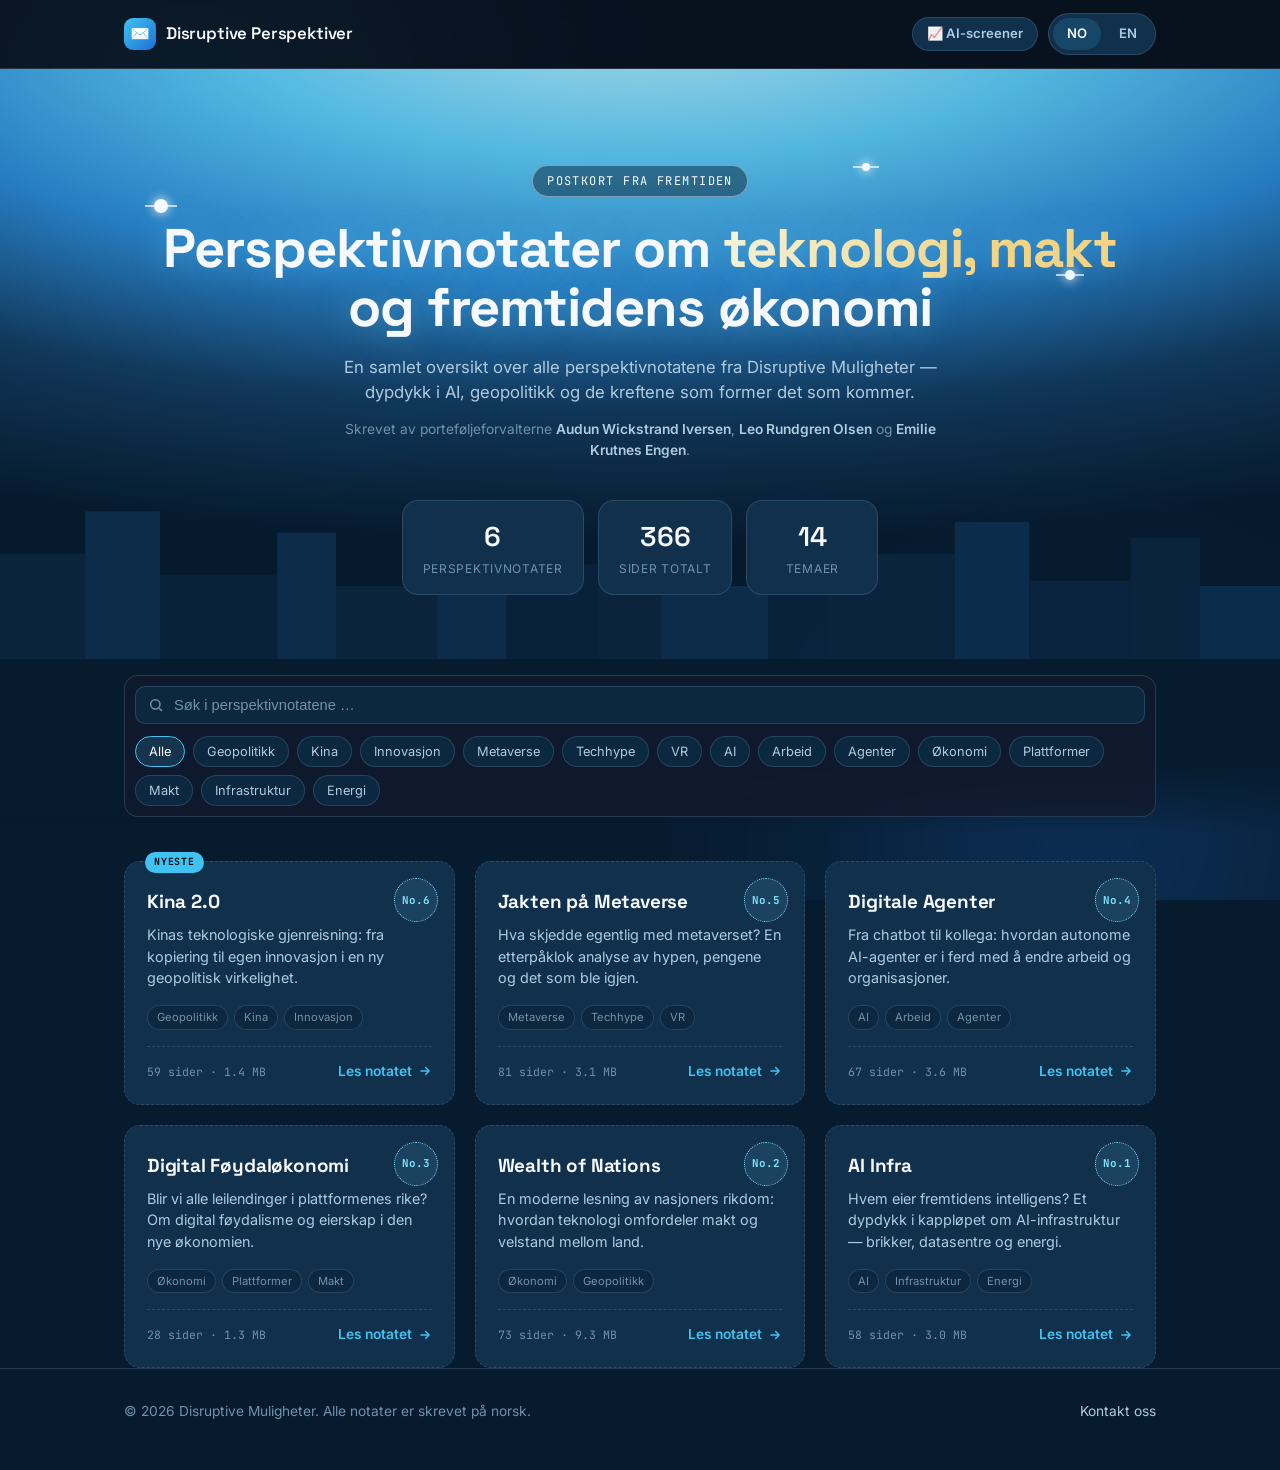
<file: index.html>
<!DOCTYPE html>
<html lang="no">
<head>
<meta charset="UTF-8">
<meta name="viewport" content="width=device-width, initial-scale=1">
<title>Disruptive Perspektiver — Postkort fra fremtiden</title>
<meta name="description" content="Perspektivnotater om teknologi, makt og fremtidens økonomi, fra Disruptive Muligheter.">
<link rel="icon" href="data:image/svg+xml,%3Csvg xmlns='http://www.w3.org/2000/svg' viewBox='0 0 64 64'%3E%3Crect width='64' height='64' rx='14' fill='%23071b2e'/%3E%3Cpath d='M12 20h40v28H12z' fill='none' stroke='%233ec3f2' stroke-width='3'/%3E%3Cpath d='M12 20l20 16 20-16' fill='none' stroke='%237fe0ff' stroke-width='3' stroke-linecap='round' stroke-linejoin='round'/%3E%3C/svg%3E">
<link rel="preconnect" href="https://fonts.googleapis.com">
<link rel="preconnect" href="https://fonts.gstatic.com" crossorigin>
<link href="https://fonts.googleapis.com/css2?family=Space+Grotesk:wght@500;600;700&family=Inter:wght@400;500;600&family=JetBrains+Mono:wght@500;700&display=swap" rel="stylesheet">
<link rel="stylesheet" href="assets/style.css">
</head>
<body>
<div class="sky"></div>
<div class="stars"></div>

<header class="site">
  <div class="wrap">
    <a class="brand" href="./">
      <span class="mark">✉️</span>
      Disruptive Perspektiver
    </a>
    <a class="screener-link" href="ai-ledere/">📈 <span>AI-</span>screener</a>
    <nav class="langswitch" aria-label="Språkvalg">
      <a href="./" class="active">NO</a>
      <a href="en/">EN</a>
    </nav>
  </div>
</header>

<section class="hero">
  <div class="hero-bg" aria-hidden="true">
    <svg class="skyline" viewBox="0 0 1200 220" preserveAspectRatio="none" xmlns="http://www.w3.org/2000/svg">
      <rect x="0" y="120" width="90" height="100" fill="#0c2740"/>
      <rect x="80" y="80" width="70" height="140" fill="#0e3050"/>
      <rect x="150" y="140" width="110" height="80" fill="#0a2440"/>
      <rect x="260" y="100" width="55" height="120" fill="#0e3050"/>
      <rect x="315" y="150" width="95" height="70" fill="#0c2740"/>
      <rect x="410" y="70" width="65" height="150" fill="#0e3050"/>
      <rect x="475" y="130" width="85" height="90" fill="#0a2440"/>
      <rect x="560" y="95" width="60" height="125" fill="#0c2740"/>
      <rect x="620" y="150" width="100" height="70" fill="#0e3050"/>
      <rect x="720" y="60" width="55" height="160" fill="#0a2440"/>
      <rect x="775" y="120" width="120" height="100" fill="#0c2740"/>
      <rect x="895" y="90" width="70" height="130" fill="#0e3050"/>
      <rect x="965" y="145" width="95" height="75" fill="#0a2440"/>
      <rect x="1060" y="105" width="65" height="115" fill="#0c2740"/>
      <rect x="1125" y="150" width="75" height="70" fill="#0e3050"/>
    </svg>
    <span class="drone d1"></span>
    <span class="drone d2"></span>
    <span class="drone d3"></span>
  </div>
  <div class="wrap">
    <span class="eyebrow">Postkort fra fremtiden</span>
    <h1>Perspektivnotater om <span class="grad">teknologi, makt</span> og fremtidens økonomi</h1>
    <p class="lead">En samlet oversikt over alle perspektivnotatene fra Disruptive Muligheter — dypdykk i AI, geopolitikk og de kreftene som former det som kommer.</p>
    <p class="credit">Skrevet av porteføljeforvalterne <strong>Audun Wickstrand Iversen</strong>, <strong>Leo Rundgren Olsen</strong> og <strong>Emilie Krutnes Engen</strong>.</p>
    <div class="stats" id="stats"></div>
  </div>
</section>

<div class="controls">
  <div class="wrap">
    <div class="controls-inner">
      <label class="search" for="search">
        <svg width="16" height="16" viewBox="0 0 24 24" fill="none" stroke="currentColor" stroke-width="2.2"><circle cx="11" cy="11" r="7"/><path d="M21 21l-4.3-4.3"/></svg>
        <input id="search" type="text" autocomplete="off">
      </label>
      <div class="tags" id="chips"></div>
    </div>
  </div>
</div>

<main class="wrap">
  <div class="grid" id="notes-grid"></div>
  <p class="empty" id="notes-empty"></p>
</main>

<footer class="site">
  <div class="wrap">
    <span>© <span id="year"></span> Disruptive Muligheter. Alle notater er skrevet på norsk.</span>
    <a href="mailto:hei@postkortfrafremtiden.no">Kontakt oss</a>
  </div>
</footer>

<script src="assets/notes.js"></script>
<script src="assets/main.js"></script>
<script>document.getElementById("year").textContent = new Date().getFullYear();</script>
</body>
</html>
</file>
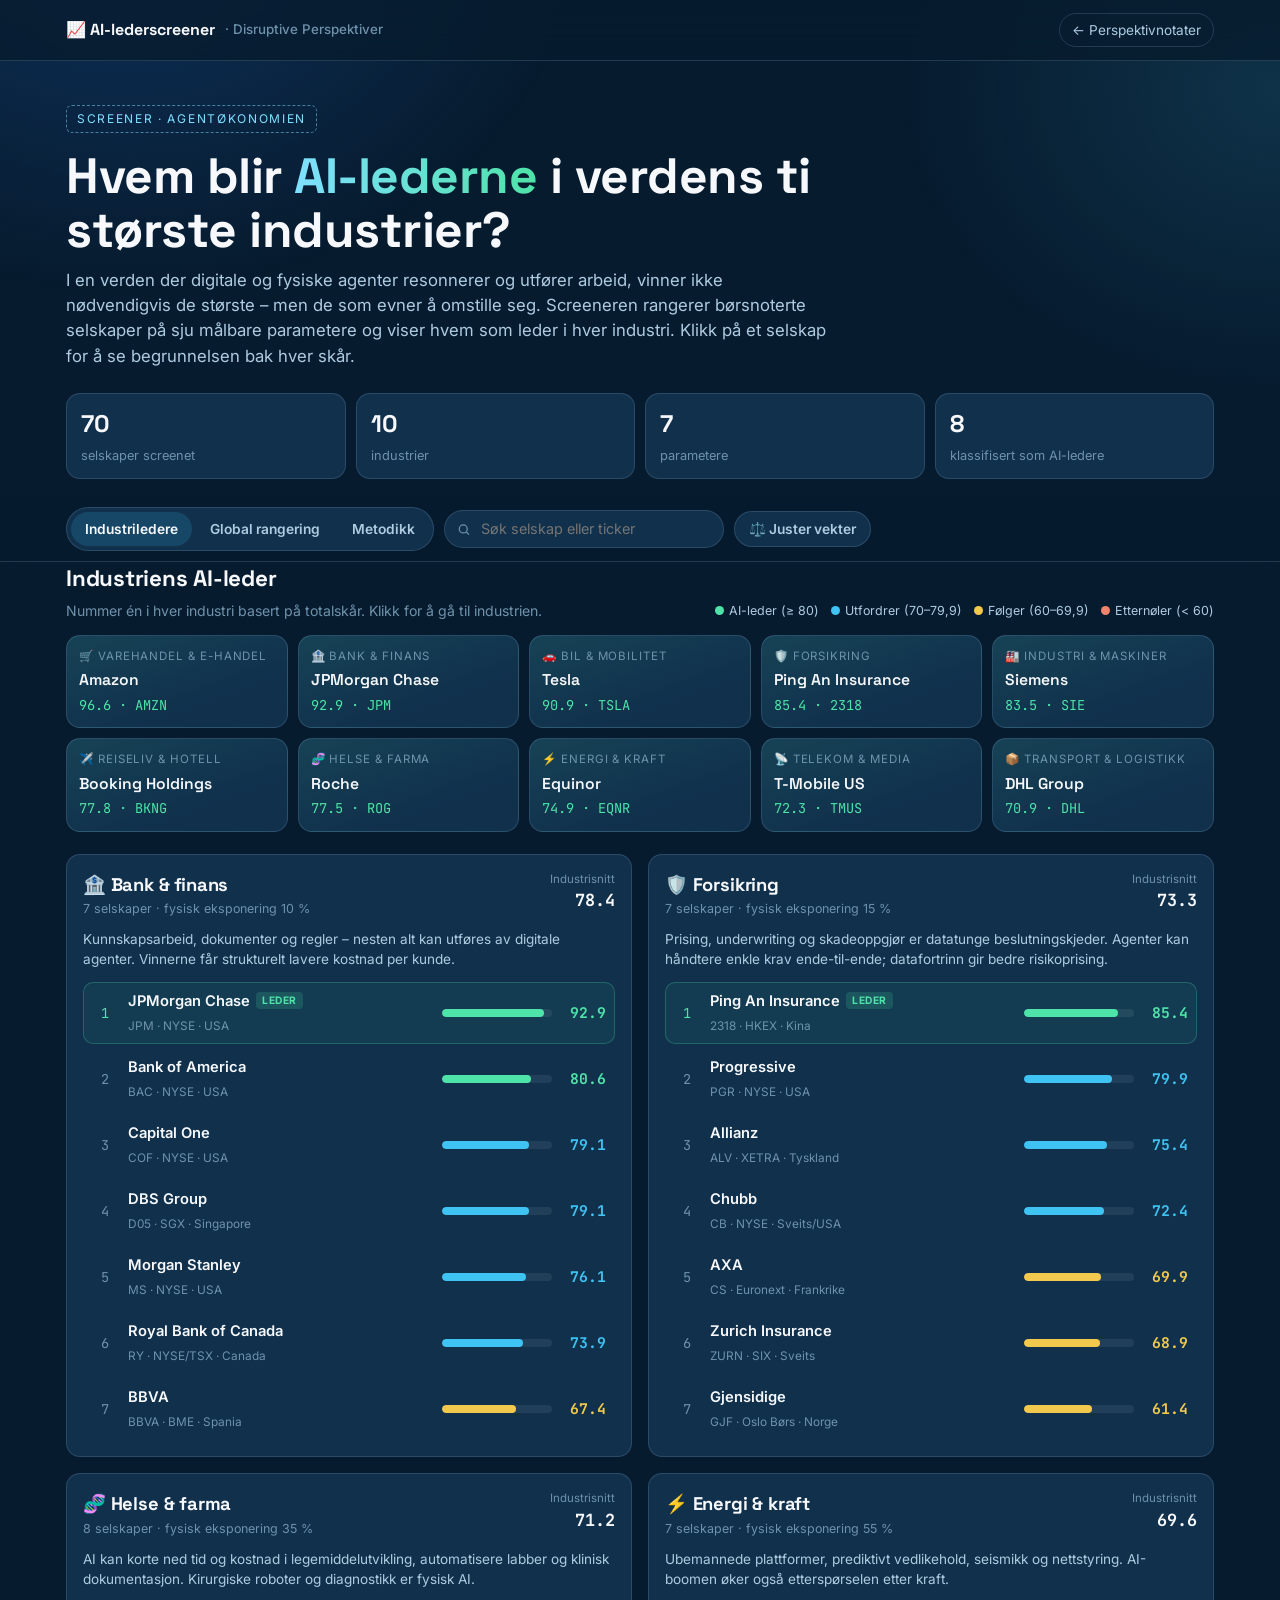
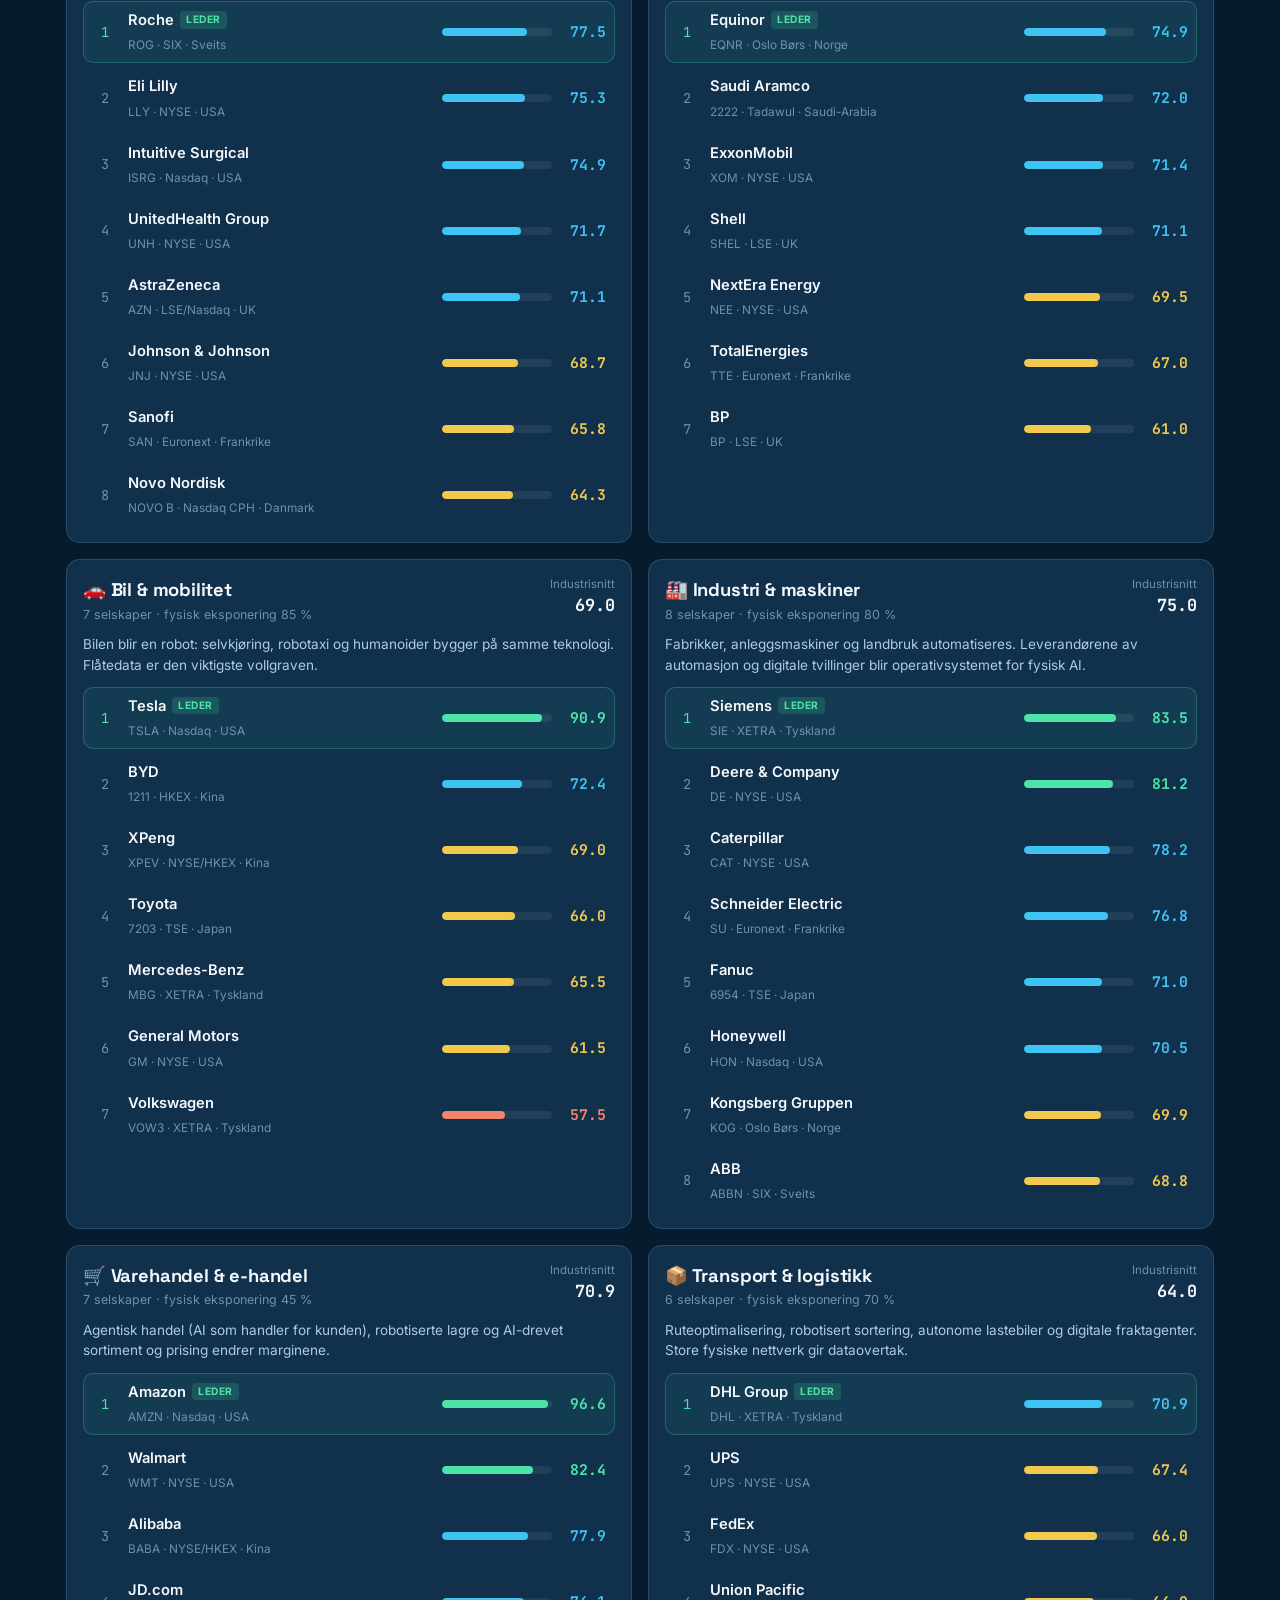
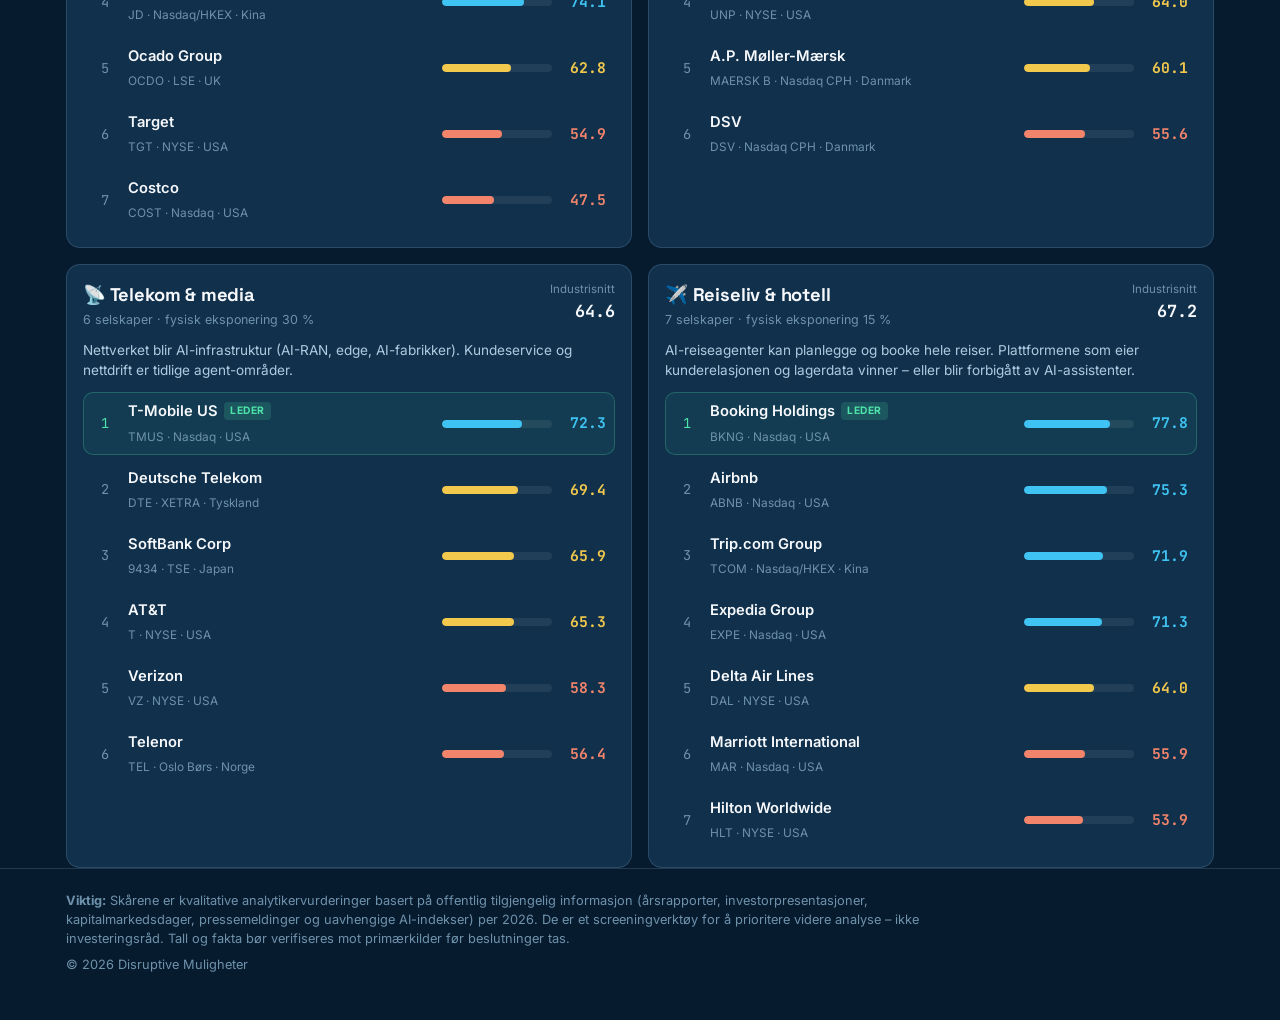
<file: ai-ledere/index.html>
<!DOCTYPE html>
<html lang="no">
<head>
<meta charset="UTF-8">
<meta name="viewport" content="width=device-width, initial-scale=1">
<title>AI-lederscreener — Disruptive Perspektiver</title>
<meta name="description" content="Screener som rangerer børsnoterte AI-ledere innen verdens ti største industrier – basert på strategi, data, digitale og fysiske agenter, talent, dokumentert effekt og omstillingskapasitet.">
<link rel="icon" href="data:image/svg+xml,%3Csvg xmlns='http://www.w3.org/2000/svg' viewBox='0 0 64 64'%3E%3Crect width='64' height='64' rx='14' fill='%23071b2e'/%3E%3Cpath d='M14 46l10-12 8 7 18-21' fill='none' stroke='%237fe0ff' stroke-width='4' stroke-linecap='round' stroke-linejoin='round'/%3E%3C/svg%3E">
<link rel="preconnect" href="https://fonts.googleapis.com">
<link rel="preconnect" href="https://fonts.gstatic.com" crossorigin>
<link href="https://fonts.googleapis.com/css2?family=Space+Grotesk:wght@500;600;700&family=Inter:wght@400;500;600&family=JetBrains+Mono:wght@500;700&display=swap" rel="stylesheet">
<style>
:root {
  --bg: #071b2e;
  --bg-soft: #0c2740;
  --panel: #10304c;
  --panel-2: #0d2a44;
  --border: rgba(179, 218, 244, 0.16);
  --text: #f6f8fb;
  --dim: #aecbe0;
  --faint: #6f92ac;
  --accent: #3ec3f2;
  --accent-soft: rgba(62, 195, 242, 0.16);
  --stamp: #7fe0ff;
  --t1: #4ee3a8;   /* AI-leder */
  --t2: #3ec3f2;   /* Utfordrer */
  --t3: #f2c94c;   /* Følger */
  --t4: #f2846b;   /* Etternøler */
  --radius: 14px;
  --maxw: 1180px;
}
* { box-sizing: border-box; }
html { scroll-behavior: smooth; }
body {
  margin: 0; min-height: 100vh; background: var(--bg); color: var(--text);
  font-family: "Inter", -apple-system, BlinkMacSystemFont, "Segoe UI", sans-serif;
  line-height: 1.5; -webkit-font-smoothing: antialiased;
}
body::before {
  content: ""; position: fixed; inset: 0; z-index: -1; pointer-events: none;
  background:
    radial-gradient(60vmax 50vmax at 10% -10%, rgba(31,111,214,.28), transparent 60%),
    radial-gradient(50vmax 40vmax at 100% 10%, rgba(62,195,242,.14), transparent 60%);
}
a { color: inherit; }
button { font: inherit; color: inherit; }
.wrap { max-width: var(--maxw); margin: 0 auto; padding: 0 16px; }
.mono { font-family: "JetBrains Mono", ui-monospace, monospace; }
h1, h2, h3 { font-family: "Space Grotesk", sans-serif; letter-spacing: -0.01em; }

/* header */
header.site { position: sticky; top: 0; z-index: 30; backdrop-filter: blur(14px); background: rgba(7,27,46,.78); border-bottom: 1px solid var(--border); }
header.site .wrap { display: flex; align-items: center; justify-content: space-between; height: 60px; gap: 12px; }
.brand { font-family: "Space Grotesk"; font-weight: 700; text-decoration: none; display: flex; gap: 10px; align-items: center; white-space: nowrap; }
.brand small { color: var(--faint); font-weight: 500; font-family: Inter; }
.back { font-size: .85rem; color: var(--dim); text-decoration: none; padding: 6px 12px; border: 1px solid var(--border); border-radius: 999px; white-space: nowrap; }
.back:hover { color: var(--text); }

/* hero */
.hero { padding: 44px 0 18px; }
.eyebrow { display: inline-block; font-size: .75rem; letter-spacing: .14em; text-transform: uppercase; color: var(--stamp); border: 1px dashed rgba(127,224,255,.5); padding: 4px 10px; border-radius: 6px; }
.hero h1 { font-size: clamp(1.9rem, 4.6vw, 3.1rem); line-height: 1.08; margin: 16px 0 12px; max-width: 900px; }
.grad { background: linear-gradient(90deg, var(--stamp), #4ee3a8); -webkit-background-clip: text; background-clip: text; color: transparent; }
.lead { color: var(--dim); max-width: 760px; font-size: 1.05rem; margin: 0; }
.kpis { display: grid; grid-template-columns: repeat(4, 1fr); gap: 10px; margin-top: 24px; }
.kpi { background: var(--panel); border: 1px solid var(--border); border-radius: var(--radius); padding: 12px 14px; }
.kpi b { display: block; font-family: "Space Grotesk"; font-size: 1.5rem; }
.kpi span { color: var(--faint); font-size: .8rem; }

/* tabs + controls */
.bar { position: sticky; top: 60px; z-index: 20; background: rgba(7,27,46,.9); backdrop-filter: blur(12px); border-bottom: 1px solid var(--border); padding: 10px 0; }
.bar .wrap { display: flex; flex-wrap: wrap; gap: 10px; align-items: center; }
.tabs { display: flex; gap: 4px; padding: 4px; background: var(--panel); border: 1px solid var(--border); border-radius: 999px; }
.tabs button { border: 0; background: none; padding: 7px 14px; border-radius: 999px; font-size: .86rem; font-weight: 600; color: var(--dim); cursor: pointer; white-space: nowrap; }
.tabs button.on { background: var(--accent-soft); color: var(--text); }
.search { display: flex; align-items: center; gap: 8px; background: var(--panel); border: 1px solid var(--border); border-radius: 999px; padding: 6px 12px; flex: 1 1 180px; max-width: 280px; color: var(--faint); }
.search input { background: none; border: 0; outline: none; color: var(--text); width: 100%; font: inherit; font-size: .9rem; }
.btn { border: 1px solid var(--border); background: var(--panel); padding: 7px 14px; border-radius: 999px; font-size: .86rem; font-weight: 600; cursor: pointer; color: var(--dim); white-space: nowrap; }
.btn:hover, .btn.on { color: var(--text); border-color: rgba(127,224,255,.45); }
.chips { display: flex; flex-wrap: wrap; gap: 6px; margin-top: 12px; }
.chip { border: 1px solid var(--border); background: var(--panel-2); padding: 5px 11px; border-radius: 999px; font-size: .8rem; cursor: pointer; color: var(--dim); }
.chip.on { background: var(--accent-soft); color: var(--text); border-color: rgba(127,224,255,.45); }

/* weights */
.weights { display: none; margin-top: 14px; background: var(--panel); border: 1px solid var(--border); border-radius: var(--radius); padding: 16px; }
.weights.open { display: block; }
.weights h3 { margin: 0 0 4px; font-size: 1rem; }
.weights p { margin: 0 0 12px; color: var(--faint); font-size: .85rem; }
.wgrid { display: grid; grid-template-columns: repeat(3, 1fr); gap: 12px 22px; }
.wrow label { display: flex; justify-content: space-between; font-size: .85rem; color: var(--dim); }
.wrow input { width: 100%; accent-color: var(--accent); }
.wfoot { display: flex; justify-content: space-between; align-items: center; margin-top: 10px; font-size: .82rem; color: var(--faint); gap: 10px; flex-wrap: wrap; }

main { padding: 22px 0 60px; }
.section-head { display: flex; justify-content: space-between; align-items: flex-end; gap: 12px; margin-bottom: 14px; flex-wrap: wrap; }
.section-head h2 { margin: 0; font-size: 1.4rem; }
.section-head p { margin: 4px 0 0; color: var(--faint); font-size: .88rem; max-width: 720px; }

/* legend */
.legend { display: flex; gap: 12px; flex-wrap: wrap; font-size: .78rem; color: var(--dim); }
.legend i { display: inline-block; width: 9px; height: 9px; border-radius: 50%; margin-right: 5px; }

/* industry overview strip */
.leaders { display: grid; grid-template-columns: repeat(5, 1fr); gap: 10px; margin-bottom: 22px; }
.leader { background: linear-gradient(160deg, rgba(78,227,168,.10), transparent 70%), var(--panel); border: 1px solid var(--border); border-radius: var(--radius); padding: 12px; cursor: pointer; text-align: left; }
.leader:hover { border-color: rgba(127,224,255,.45); }
.leader .ind { font-size: .72rem; color: var(--faint); text-transform: uppercase; letter-spacing: .08em; }
.leader .nm { font-family: "Space Grotesk"; font-weight: 600; margin: 4px 0 2px; font-size: .98rem; }
.leader .sc { font-family: "JetBrains Mono"; color: var(--t1); font-size: .85rem; }

/* industry cards */
.igrid { display: grid; grid-template-columns: repeat(2, 1fr); gap: 16px; }
.icard { background: var(--panel); border: 1px solid var(--border); border-radius: var(--radius); padding: 16px; scroll-margin-top: 130px; }
.icard header { display: flex; justify-content: space-between; align-items: flex-start; gap: 10px; }
.icard h3 { margin: 0; font-size: 1.15rem; display: flex; gap: 8px; align-items: center; }
.icard .meta { font-size: .78rem; color: var(--faint); margin-top: 2px; }
.icard .why { font-size: .85rem; color: var(--dim); margin: 10px 0 12px; }
.avg { text-align: right; font-size: .72rem; color: var(--faint); white-space: nowrap; }
.avg b { display: block; font-family: "JetBrains Mono"; font-size: 1.05rem; color: var(--text); }
.rank-list { list-style: none; margin: 0; padding: 0; display: grid; gap: 4px; }
.rrow { display: grid; grid-template-columns: 26px 1fr 110px 44px; gap: 10px; align-items: center; padding: 7px 8px; border-radius: 10px; cursor: pointer; border: 1px solid transparent; }
.rrow:hover, .rrow:focus-visible { background: var(--panel-2); border-color: var(--border); outline: none; }
.rrow.first { background: rgba(78,227,168,.07); border-color: rgba(78,227,168,.25); }
.rn { font-family: "JetBrains Mono"; color: var(--faint); font-size: .85rem; text-align: center; }
.rrow.first .rn { color: var(--t1); }
.cn { min-width: 0; }
.cn b { display: block; font-weight: 600; font-size: .92rem; white-space: nowrap; overflow: hidden; text-overflow: ellipsis; }
.cn small { color: var(--faint); font-size: .74rem; }
.badge { display: inline-block; font-size: .64rem; font-weight: 700; text-transform: uppercase; letter-spacing: .06em; padding: 1px 6px; border-radius: 4px; margin-left: 6px; vertical-align: 2px; background: rgba(78,227,168,.16); color: var(--t1); }
.track { height: 8px; border-radius: 4px; background: rgba(255,255,255,.07); overflow: hidden; }
.fill { height: 100%; border-radius: 4px; }
.score { font-family: "JetBrains Mono"; font-weight: 700; text-align: right; font-size: .92rem; }

/* table */
.tablewrap { overflow-x: auto; background: var(--panel); border: 1px solid var(--border); border-radius: var(--radius); }
table { width: 100%; border-collapse: collapse; font-size: .86rem; min-width: 880px; }
th, td { padding: 10px 10px; text-align: left; border-bottom: 1px solid rgba(179,218,244,.08); }
th { font-size: .72rem; text-transform: uppercase; letter-spacing: .06em; color: var(--faint); font-weight: 600; cursor: pointer; user-select: none; white-space: nowrap; position: sticky; top: 0; background: var(--panel); }
th.sorted { color: var(--stamp); }
tbody tr { cursor: pointer; }
tbody tr:hover { background: var(--panel-2); }
td.num { font-family: "JetBrains Mono"; text-align: right; }
.mini { display: flex; align-items: center; gap: 6px; }
.mini .track { width: 46px; height: 6px; }
.mini span { font-family: "JetBrains Mono"; font-size: .78rem; color: var(--dim); width: 22px; text-align: right; }
.tier { display: inline-block; padding: 2px 8px; border-radius: 999px; font-size: .72rem; font-weight: 700; white-space: nowrap; }

/* method */
.mgrid { display: grid; grid-template-columns: repeat(2, 1fr); gap: 14px; }
.mcard { background: var(--panel); border: 1px solid var(--border); border-radius: var(--radius); padding: 16px; }
.mcard h3 { margin: 0 0 4px; font-size: 1.05rem; display: flex; justify-content: space-between; gap: 8px; }
.mcard h3 span { font-family: "JetBrains Mono"; color: var(--stamp); font-size: .85rem; }
.mcard .q { color: var(--dim); font-style: italic; margin: 0 0 8px; font-size: .9rem; }
.mcard ul { margin: 0 0 10px; padding-left: 18px; color: var(--dim); font-size: .86rem; }
.anchors { display: grid; grid-template-columns: repeat(3, 1fr); gap: 6px; font-size: .76rem; }
.anchors div { background: var(--panel-2); border-radius: 8px; padding: 7px 8px; color: var(--dim); }
.anchors b { display: block; font-family: "JetBrains Mono"; color: var(--text); }
.prose { background: var(--panel); border: 1px solid var(--border); border-radius: var(--radius); padding: 18px 20px; color: var(--dim); font-size: .92rem; margin-bottom: 14px; }
.prose h3 { color: var(--text); margin: 0 0 8px; }
.prose code { font-family: "JetBrains Mono"; background: var(--panel-2); padding: 2px 6px; border-radius: 5px; color: var(--stamp); font-size: .85em; }
.ptable { width: 100%; min-width: 0; font-size: .85rem; margin-top: 6px; }
.ptable td, .ptable th { cursor: default; position: static; }

/* drawer */
.scrim { position: fixed; inset: 0; background: rgba(2,10,20,.6); z-index: 50; opacity: 0; pointer-events: none; transition: opacity .2s; }
.scrim.open { opacity: 1; pointer-events: auto; }
.drawer { position: fixed; top: 0; right: 0; bottom: 0; width: min(640px, 100vw); background: var(--bg-soft); border-left: 1px solid var(--border); z-index: 60; transform: translateX(100%); transition: transform .25s ease; overflow-y: auto; }
.drawer.open { transform: none; }
.dhead { position: sticky; top: 0; background: var(--bg-soft); padding: 18px 20px 14px; border-bottom: 1px solid var(--border); z-index: 2; }
.dclose { position: absolute; top: 14px; right: 14px; border: 1px solid var(--border); background: var(--panel); border-radius: 999px; width: 34px; height: 34px; cursor: pointer; font-size: 1.1rem; }
.dhead .ind { font-size: .75rem; color: var(--faint); text-transform: uppercase; letter-spacing: .08em; }
.dhead h2 { margin: 4px 40px 2px 0; font-size: 1.6rem; }
.dhead .tick { color: var(--dim); font-size: .85rem; }
.dscore { display: flex; gap: 10px; margin-top: 12px; flex-wrap: wrap; }
.dscore div { background: var(--panel); border: 1px solid var(--border); border-radius: 10px; padding: 8px 12px; }
.dscore b { display: block; font-family: "JetBrains Mono"; font-size: 1.25rem; }
.dscore span { font-size: .72rem; color: var(--faint); }
.dbody { padding: 16px 20px 40px; }
.thesis { border-left: 3px solid var(--t1); padding: 8px 12px; background: rgba(78,227,168,.06); border-radius: 0 10px 10px 0; margin-bottom: 8px; }
.risk { border-left: 3px solid var(--t4); padding: 8px 12px; background: rgba(242,132,107,.06); border-radius: 0 10px 10px 0; margin-bottom: 18px; }
.thesis small, .risk small { display: block; font-size: .7rem; text-transform: uppercase; letter-spacing: .08em; color: var(--faint); }
.dbody h4 { margin: 18px 0 8px; font-family: "Space Grotesk"; font-size: 1rem; }
.pillars { display: grid; gap: 6px; }
.prow { display: grid; grid-template-columns: 150px 1fr 40px 62px; gap: 10px; align-items: center; font-size: .84rem; }
.prow .lbl { color: var(--dim); overflow-wrap: anywhere; }
.prow .ctr { font-family: "JetBrains Mono"; font-size: .76rem; color: var(--faint); text-align: right; }
.metric { background: var(--panel); border: 1px solid var(--border); border-radius: 12px; margin-bottom: 8px; }
.metric > button { width: 100%; background: none; border: 0; padding: 12px 14px; cursor: pointer; text-align: left; display: grid; grid-template-columns: 1fr 120px 40px 16px; gap: 10px; align-items: center; }
.metric .mt { font-weight: 600; font-size: .9rem; }
.metric .mt small { display: block; color: var(--faint); font-weight: 400; font-size: .75rem; }
.metric .rat { padding: 0 14px 12px; color: var(--text); font-size: .88rem; }
.metric .more { display: none; padding: 0 14px 14px; font-size: .8rem; color: var(--dim); border-top: 1px dashed var(--border); margin: 0 14px; padding: 10px 0 14px; }
.metric.open .more { display: block; }
.metric .chev { transition: transform .2s; color: var(--faint); }
.metric.open .chev { transform: rotate(90deg); }
.more ul { margin: 4px 0 8px; padding-left: 18px; }
.cmp { position: relative; }
.cmp .tick-avg { position: absolute; top: -3px; width: 2px; height: 14px; background: var(--text); opacity: .6; border-radius: 1px; }
.peers { display: grid; gap: 4px; }
.peers .rrow { grid-template-columns: 26px 1fr 90px 44px; }
.note { font-size: .78rem; color: var(--faint); margin-top: 6px; }

footer { border-top: 1px solid var(--border); padding: 22px 0 40px; color: var(--faint); font-size: .8rem; }
footer p { margin: 0 0 6px; max-width: 900px; }

.hidden { display: none !important; }

@media (max-width: 960px) {
  .leaders { grid-template-columns: repeat(2, 1fr); }
  .igrid, .mgrid { grid-template-columns: 1fr; }
  .wgrid { grid-template-columns: repeat(2, 1fr); }
}
@media (max-width: 560px) {
  .kpis { grid-template-columns: repeat(2, 1fr); }
  .wgrid { grid-template-columns: 1fr; }
  .rrow { grid-template-columns: 22px 1fr 60px 40px; gap: 8px; }
  .prow { grid-template-columns: 110px 1fr 34px; }
  .prow .ctr { display: none; }
  .metric > button { grid-template-columns: 1fr 60px 34px 14px; }
  .anchors { grid-template-columns: 1fr; }
  .brand small { display: none; }
  .search { max-width: none; }
}
</style>
</head>
<body>

<header class="site">
  <div class="wrap">
    <a class="brand" href="./">📈 AI-lederscreener <small>· Disruptive Perspektiver</small></a>
    <a class="back" href="../">← Perspektivnotater</a>
  </div>
</header>

<section class="hero">
  <div class="wrap">
    <span class="eyebrow">Screener · Agentøkonomien</span>
    <h1>Hvem blir <span class="grad">AI-lederne</span> i verdens ti største industrier?</h1>
    <p class="lead">I en verden der digitale og fysiske agenter resonnerer og utfører arbeid, vinner ikke nødvendigvis de største – men de som evner å omstille seg. Screeneren rangerer børsnoterte selskaper på sju målbare parametere og viser hvem som leder i hver industri. Klikk på et selskap for å se begrunnelsen bak hver skår.</p>
    <div class="kpis" id="kpis"></div>
  </div>
</section>

<div class="bar">
  <div class="wrap">
    <div class="tabs" role="tablist">
      <button class="on" data-view="ind" role="tab">Industriledere</button>
      <button data-view="all" role="tab">Global rangering</button>
      <button data-view="method" role="tab">Metodikk</button>
    </div>
    <label class="search">
      <svg width="15" height="15" viewBox="0 0 24 24" fill="none" stroke="currentColor" stroke-width="2.2"><circle cx="11" cy="11" r="7"/><path d="M21 21l-4.3-4.3"/></svg>
      <input id="q" type="search" placeholder="Søk selskap eller ticker" autocomplete="off">
    </label>
    <button class="btn" id="wbtn" aria-expanded="false">⚖️ Juster vekter</button>
  </div>
  <div class="wrap">
    <div class="weights" id="weights">
      <h3>Vekting av pilarene</h3>
      <p>Endre vektene for å teste hvor robust rangeringen er. Vektene normaliseres automatisk til 100 %.</p>
      <div class="wgrid" id="wgrid"></div>
      <div class="wfoot"><span id="wsum"></span><button class="btn" id="wreset">Tilbakestill standard</button></div>
    </div>
  </div>
</div>

<main class="wrap">
  <!-- Industriledere -->
  <section id="view-ind">
    <div class="section-head">
      <div>
        <h2>Industriens AI-leder</h2>
        <p>Nummer én i hver industri basert på totalskår. Klikk for å gå til industrien.</p>
      </div>
      <div class="legend" id="legend"></div>
    </div>
    <div class="leaders" id="leaders"></div>
    <div class="igrid" id="igrid"></div>
  </section>

  <!-- Global -->
  <section id="view-all" class="hidden">
    <div class="section-head">
      <div>
        <h2>Global rangering</h2>
        <p>Alle selskaper rangert på totalskår. Klikk på kolonneoverskrift for å sortere, eller på en rad for å se begrunnelsen.</p>
      </div>
      <div class="legend" id="legend2"></div>
    </div>
    <div class="chips" id="chips" style="margin:0 0 12px"></div>
    <div class="tablewrap"><table id="tbl"><thead></thead><tbody></tbody></table></div>
  </section>

  <!-- Metodikk -->
  <section id="view-method" class="hidden">
    <div class="section-head"><div><h2>Metodikk</h2><p>Hvordan screeneren er bygget, hva hver parameter måler og hvordan totalskåren beregnes.</p></div></div>
    <div id="method"></div>
  </section>
</main>

<footer>
  <div class="wrap">
    <p><strong>Viktig:</strong> Skårene er kvalitative analytikervurderinger basert på offentlig tilgjengelig informasjon (årsrapporter, investorpresentasjoner, kapitalmarkedsdager, pressemeldinger og uavhengige AI-indekser) per 2026. De er et screeningverktøy for å prioritere videre analyse – ikke investeringsråd. Tall og fakta bør verifiseres mot primærkilder før beslutninger tas.</p>
    <p>© <span id="year"></span> Disruptive Muligheter</p>
  </div>
</footer>

<div class="scrim" id="scrim"></div>
<aside class="drawer" id="drawer" aria-hidden="true" role="dialog" aria-label="Selskapsdetaljer"></aside>

<script src="data.js"></script>
<script>
(function () {
  "use strict";
  var M = window.METRICS, P = window.PILLARS, I = window.INDUSTRIES, C = window.COMPANIES;
  var IND = {}; I.forEach(function (x) { IND[x.id] = x; });
  var DEFAULT_W = {}; P.forEach(function (p) { DEFAULT_W[p.key] = p.w; });
  var W = load() || Object.assign({}, DEFAULT_W);
  var state = { view: "ind", q: "", ind: "all", sort: "total", dir: -1 };

  var TIERS = [
    { min: 80, name: "AI-leder", col: "var(--t1)", desc: "Omstiller seg allerede – agenter i kjernen, data-vollgrav og målbar effekt." },
    { min: 70, name: "Utfordrer", col: "var(--t2)", desc: "Tydelig strategi og kapasitet, men effekten er ennå ikke fullt bevist." },
    { min: 60, name: "Følger", col: "var(--t3)", desc: "Tar i bruk AI, men uten strukturelt fortrinn." },
    { min: 0, name: "Etternøler", col: "var(--t4)", desc: "Risiko for å bli forbigått eller disintermediert av AI-native aktører." }
  ];

  function load() {
    try { var s = JSON.parse(localStorage.getItem("ai-screener-w")); if (s && typeof s.data === "number") return s; } catch (e) {}
    return null;
  }
  function save() { try { localStorage.setItem("ai-screener-w", JSON.stringify(W)); } catch (e) {} }
  function esc(s) { return String(s).replace(/[&<>"]/g, function (c) { return { "&": "&amp;", "<": "&lt;", ">": "&gt;", '"': "&quot;" }[c]; }); }
  function tier(v) { for (var i = 0; i < TIERS.length; i++) if (v >= TIERS[i].min) return TIERS[i]; }
  function col(v) { return tier(v).col; }
  function pill(v) { var t = tier(v); return '<span class="tier" style="background:color-mix(in srgb,' + t.col + ' 18%, transparent);color:' + t.col + '">' + t.name + "</span>"; }

  /* ---- scoring ---- */
  function compute() {
    var tw = 0; P.forEach(function (p) { tw += W[p.key]; });
    C.forEach(function (c) {
      var p = IND[c.i].p;
      var s = { strat: c.s[0], data: c.s[1], dig: c.s[2], phys: c.s[3], talent: c.s[4], impact: c.s[5], cap: c.s[6] };
      s.exec = (1 - p) * s.dig + p * s.phys;
      c.m = s;
      c.contrib = {};
      var tot = 0;
      P.forEach(function (pl) { var v = tw ? s[pl.key] * W[pl.key] / tw * 10 : 0; c.contrib[pl.key] = v; tot += v; });
      c.total = Math.round(tot * 10) / 10;
    });
    var all = C.slice().sort(function (a, b) { return b.total - a.total || a.n.localeCompare(b.n); });
    all.forEach(function (c, i) { c.grank = i + 1; });
    I.forEach(function (ind) {
      var list = all.filter(function (c) { return c.i === ind.id; });
      list.forEach(function (c, i) { c.irank = i + 1; c.icount = list.length; });
      ind.list = list;
      ind.avg = list.reduce(function (a, c) { return a + c.total; }, 0) / list.length;
      ind.mavg = {};
      ["strat","data","dig","phys","talent","impact","cap","exec"].forEach(function (k) {
        ind.mavg[k] = list.reduce(function (a, c) { return a + c.m[k]; }, 0) / list.length;
      });
    });
    return all;
  }

  function match(c) {
    if (!state.q) return true;
    var q = state.q.toLowerCase();
    return (c.n + " " + c.t + " " + c.x + " " + IND[c.i].name).toLowerCase().indexOf(q) >= 0;
  }

  function bar(v, max, color) {
    return '<div class="track"><div class="fill" style="width:' + Math.max(2, v / max * 100) + "%;background:" + color + '"></div></div>';
  }

  /* ---- views ---- */
  function renderKpis(all) {
    var leaders = all.filter(function (c) { return c.total >= 80; }).length;
    document.getElementById("kpis").innerHTML =
      kpi(C.length, "selskaper screenet") + kpi(I.length, "industrier") + kpi(M.length, "parametere") + kpi(leaders, "klassifisert som AI-ledere");
    function kpi(v, l) { return '<div class="kpi"><b>' + v + "</b><span>" + l + "</span></div>"; }
  }

  function renderLegend() {
    var h = TIERS.map(function (t, i) {
      var range = i === 0 ? "≥ 80" : t.min === 0 ? "< 60" : t.min + "–" + (TIERS[i - 1].min - 1) + ",9";
      return '<span title="' + esc(t.desc) + '"><i style="background:' + t.col + '"></i>' + t.name + " (" + range + ")</span>";
    }).join("");
    document.getElementById("legend").innerHTML = h;
    document.getElementById("legend2").innerHTML = h;
  }

  function rowHtml(c, i, wide) {
    return '<li class="rrow' + (i === 0 ? " first" : "") + '" tabindex="0" data-id="' + C.indexOf(c) + '">' +
      '<span class="rn">' + (c.irank) + "</span>" +
      '<span class="cn"><b>' + esc(c.n) + (i === 0 ? '<span class="badge">Leder</span>' : "") + "</b><small>" + esc(c.t) + " · " + esc(c.x) + "</small></span>" +
      bar(c.total, 100, col(c.total)) +
      '<span class="score" style="color:' + col(c.total) + '">' + c.total.toFixed(1) + "</span></li>";
  }

  function renderIndustries() {
    document.getElementById("leaders").innerHTML = I.slice().sort(function (a, b) { return b.list[0].total - a.list[0].total; }).map(function (ind) {
      var c = ind.list[0];
      return '<button class="leader" data-go="' + ind.id + '"><div class="ind">' + ind.icon + " " + esc(ind.name) + '</div><div class="nm">' + esc(c.n) + '</div><div class="sc">' + c.total.toFixed(1) + " · " + esc(c.t) + "</div></button>";
    }).join("");

    document.getElementById("igrid").innerHTML = I.map(function (ind) {
      var list = ind.list.filter(match);
      if (!list.length) return "";
      return '<article class="icard" id="ind-' + ind.id + '"><header><div><h3>' + ind.icon + " " + esc(ind.name) + "</h3>" +
        '<div class="meta">' + ind.list.length + " selskaper · fysisk eksponering " + Math.round(ind.p * 100) + " %</div></div>" +
        '<div class="avg">Industrisnitt<b>' + ind.avg.toFixed(1) + "</b></div></header>" +
        '<p class="why">' + esc(ind.why) + "</p>" +
        '<ol class="rank-list">' + list.map(function (c) { return rowHtml(c, c.irank - 1); }).join("") + "</ol></article>";
    }).join("") || '<p class="note">Ingen treff.</p>';
  }

  var COLS = [
    { k: "grank", l: "#", num: true },
    { k: "n", l: "Selskap" },
    { k: "i", l: "Industri" },
    { k: "irank", l: "Rang i ind.", num: true },
    { k: "strat", l: "Strategi", m: true },
    { k: "data", l: "Data", m: true },
    { k: "exec", l: "Agenter", m: true },
    { k: "talent", l: "Talent", m: true },
    { k: "impact", l: "Effekt", m: true },
    { k: "cap", l: "Kapasitet", m: true },
    { k: "total", l: "Total", num: true },
    { k: "tier", l: "Nivå" }
  ];

  function renderChips() {
    var h = '<button class="chip' + (state.ind === "all" ? " on" : "") + '" data-ind="all">Alle</button>' +
      I.map(function (ind) { return '<button class="chip' + (state.ind === ind.id ? " on" : "") + '" data-ind="' + ind.id + '">' + ind.icon + " " + esc(ind.name) + "</button>"; }).join("");
    document.getElementById("chips").innerHTML = h;
  }

  function sortVal(c, k) {
    if (k === "n") return c.n;
    if (k === "i") return IND[c.i].name;
    if (k === "tier" || k === "total") return c.total;
    if (k === "grank" || k === "irank") return c[k];
    return c.m[k];
  }

  function renderTable(all) {
    var t = document.getElementById("tbl");
    t.tHead.innerHTML = "<tr>" + COLS.map(function (col) {
      var arrow = state.sort === col.k ? (state.dir < 0 ? " ↓" : " ↑") : "";
      return '<th data-k="' + col.k + '" class="' + (state.sort === col.k ? "sorted" : "") + '"' + (col.num ? ' style="text-align:right"' : "") + ">" + col.l + arrow + "</th>";
    }).join("") + "</tr>";
    var rows = all.filter(function (c) { return match(c) && (state.ind === "all" || c.i === state.ind); });
    rows.sort(function (a, b) {
      var x = sortVal(a, state.sort), y = sortVal(b, state.sort);
      var r = typeof x === "string" ? x.localeCompare(y) : x - y;
      return r * state.dir || b.total - a.total;
    });
    t.tBodies[0].innerHTML = rows.map(function (c) {
      return '<tr data-id="' + C.indexOf(c) + '">' +
        '<td class="num">' + c.grank + "</td>" +
        "<td><b>" + esc(c.n) + '</b><br><small style="color:var(--faint)">' + esc(c.t) + " · " + esc(c.x) + "</small></td>" +
        "<td>" + IND[c.i].icon + " " + esc(IND[c.i].name) + "</td>" +
        '<td class="num">' + c.irank + "/" + c.icount + "</td>" +
        ["strat","data","exec","talent","impact","cap"].map(function (k) {
          var v = c.m[k];
          return '<td><div class="mini">' + bar(v, 10, "var(--accent)") + "<span>" + (k === "exec" ? v.toFixed(1) : v) + "</span></div></td>";
        }).join("") +
        '<td class="num" style="color:' + col(c.total) + ';font-weight:700">' + c.total.toFixed(1) + "</td>" +
        "<td>" + pill(c.total) + "</td></tr>";
    }).join("") || '<tr><td colspan="12" class="note">Ingen treff.</td></tr>';
  }

  function renderMethod() {
    var tw = 0; P.forEach(function (p) { tw += W[p.key]; });
    var h = '<div class="prose"><h3>Formålet</h3>' +
      "<p>Screeneren skal identifisere hvilke etablerte, børsnoterte selskaper som har evnen til å omstille seg til en økonomi der <strong>digitale agenter</strong> (programvare som resonnerer og utfører flerstegsoppgaver) og <strong>fysiske agenter</strong> (roboter, autonome kjøretøy og maskiner) gjør en stadig større del av arbeidet. Vi ser derfor ikke på hvem som <em>selger</em> AI (chip- og skyleverandørene), men på hvem som <em>tar AI i bruk</em> mest effektivt i sin egen industri.</p>" +
      "<h3>Industriene</h3><p>De ti industriene er valgt blant verdens største målt i global omsetning og markedsverdi, med vekt på bransjer der agenter vil endre kostnadsstrukturen mest: " +
      I.map(function (x) { return x.icon + " " + esc(x.name); }).join(", ") +
      ". Ren teknologi og halvledere er bevisst utelatt fordi de er leverandører av «hakker og spader», ikke brukere av AI.</p>" +
      "<h3>Fra sju parametere til én skår</h3><p>Hvert selskap skåres 1–10 på sju parametere. Digitale agenter og fysisk AI slås sammen til pilaren <strong>Agent-utførelse</strong>, vektet etter hvor fysisk industrien er – slik at en bank ikke straffes for å mangle roboter, og en bilprodusent ikke belønnes for en chatbot:</p>" +
      "<p><code>Agent-utførelse = (1 − p) × Digitale agenter + p × Fysisk AI</code></p>" +
      "<p>der <code>p</code> er industriens fysiske eksponering. Totalskåren (0–100) er det vektede snittet av de seks pilarene × 10:</p>" +
      '<table class="ptable"><thead><tr><th>Pilar</th><th style="text-align:right">Vekt nå</th><th style="text-align:right">Standard</th></tr></thead><tbody>' +
      P.map(function (p) { return "<tr><td>" + esc(p.name) + '</td><td class="num">' + (W[p.key] / tw * 100).toFixed(0) + ' %</td><td class="num">' + p.w + " %</td></tr>"; }).join("") +
      "</tbody></table>" +
      '<p class="note">Agent-utførelse vektes tyngst fordi det er det direkte beviset på at omstillingen faktisk skjer. Data-vollgrav kommer nest fordi proprietære data er det konkurrenter ikke kan kjøpe seg til når modellene blir en handelsvare.</p>' +
      "<h3>Fysisk eksponering per industri</h3>" +
      '<table class="ptable"><tbody>' + I.map(function (x) { return "<tr><td>" + x.icon + " " + esc(x.name) + '</td><td class="num">p = ' + x.p.toFixed(2) + "</td></tr>"; }).join("") + "</tbody></table>" +
      "<h3>Nivåer</h3>" +
      '<table class="ptable"><tbody>' + TIERS.map(function (t, i) {
        var range = i === 0 ? "≥ 80" : t.min === 0 ? "< 60" : t.min + "–" + (TIERS[i - 1].min - 1) + ",9";
        return '<tr><td style="color:' + t.col + ';font-weight:700;white-space:nowrap">' + t.name + '</td><td class="num" style="white-space:nowrap">' + range + "</td><td>" + esc(t.desc) + "</td></tr>";
      }).join("") + "</tbody></table></div>";

    h += '<div class="mgrid">' + M.map(function (m, i) {
      var pk = (m.key === "dig" || m.key === "phys") ? "exec" : m.key;
      var w = W[pk] / tw * 100;
      return '<div class="mcard"><h3>' + (i + 1) + ". " + esc(m.name) + "<span>" + (pk === "exec" ? "del av Agent-utførelse · " : "") + w.toFixed(0) + " %</span></h3>" +
        '<p class="q">' + esc(m.q) + "</p><ul>" + m.looks.map(function (l) { return "<li>" + esc(l) + "</li>"; }).join("") + "</ul>" +
        '<div class="anchors">' + m.anchors.map(function (a, j) { return "<div><b>" + ["1–3", "4–6", "7–10"][j] + "</b>" + esc(a) + "</div>"; }).join("") + "</div>" +
        (m.note ? '<p class="note">' + esc(m.note) + "</p>" : "") + "</div>";
    }).join("") + "</div>";
    document.getElementById("method").innerHTML = h;
  }

  /* ---- drawer ---- */
  function openCompany(c) {
    var ind = IND[c.i], tw = 0; P.forEach(function (p) { tw += W[p.key]; });
    var p = ind.p;
    var h = '<div class="dhead"><button class="dclose" aria-label="Lukk">×</button>' +
      '<div class="ind">' + ind.icon + " " + esc(ind.name) + "</div><h2>" + esc(c.n) + '</h2><div class="tick mono">' + esc(c.t) + " · " + esc(c.x) + "</div>" +
      '<div class="dscore"><div><b style="color:' + col(c.total) + '">' + c.total.toFixed(1) + "</b><span>Totalskår</span></div>" +
      "<div><b>" + c.irank + "/" + c.icount + "</b><span>Rang i industrien</span></div>" +
      "<div><b>" + c.grank + "/" + C.length + "</b><span>Global rang</span></div>" +
      "<div><b>" + (c.total - ind.avg >= 0 ? "+" : "") + (c.total - ind.avg).toFixed(1) + "</b><span>vs. industrisnitt</span></div>" +
      '<div style="align-self:center">' + pill(c.total) + "</div></div></div>";

    h += '<div class="dbody">' +
      '<div class="thesis"><small>Investeringstese</small>' + esc(c.th) + "</div>" +
      '<div class="risk"><small>Nøkkelrisiko</small>' + esc(c.rk) + "</div>" +
      "<h4>Bidrag per pilar</h4>" +
      '<div class="pillars">' + P.map(function (pl) {
        var v = c.m[pl.key];
        return '<div class="prow"><span class="lbl">' + esc(pl.name) + '</span><div class="cmp">' + bar(v, 10, "var(--accent)") +
          '<span class="tick-avg" style="left:calc(' + (ind.mavg[pl.key] / 10 * 100) + '% - 1px)" title="Industrisnitt ' + ind.mavg[pl.key].toFixed(1) + '"></span></div>' +
          '<span class="score" style="font-size:.84rem">' + (pl.key === "exec" ? v.toFixed(1) : v) + '</span><span class="ctr">+' + c.contrib[pl.key].toFixed(1) + " p</span></div>";
      }).join("") + "</div>" +
      '<p class="note">Den hvite streken viser industrisnittet. «p» er poengbidrag til totalskåren. Agent-utførelse = ' + Math.round((1 - p) * 100) + " % digitale agenter (" + c.m.dig + ") + " + Math.round(p * 100) + " % fysisk AI (" + c.m.phys + ").</p>" +
      "<h4>Begrunnelse per parameter</h4>" +
      M.map(function (m, i) {
        var v = c.s[i], avg = ind.mavg[m.key];
        var pk = (m.key === "dig" || m.key === "phys") ? "exec" : m.key;
        var eff = pk === "exec" ? (m.key === "dig" ? (1 - p) : p) * W.exec / tw * 100 : W[pk] / tw * 100;
        var anchorIdx = v <= 3 ? 0 : v <= 6 ? 1 : 2;
        return '<div class="metric"><button aria-expanded="false"><span class="mt">' + esc(m.name) + "<small>Effektiv vekt " + eff.toFixed(1) + " % · industrisnitt " + avg.toFixed(1) + "</small></span>" +
          '<div class="cmp">' + bar(v, 10, v >= 8 ? "var(--t1)" : v >= 6 ? "var(--t2)" : v >= 4 ? "var(--t3)" : "var(--t4)") +
          '<span class="tick-avg" style="left:calc(' + (avg / 10 * 100) + '% - 1px)"></span></div>' +
          '<span class="score">' + v + '</span><span class="chev">›</span></button>' +
          '<div class="rat">' + esc(c.r[i]) + "</div>" +
          '<div class="more"><b>' + esc(m.q) + "</b><ul>" + m.looks.map(function (l) { return "<li>" + esc(l) + "</li>"; }).join("") + "</ul>" +
          "Skalaen: <b>1–3</b> " + esc(m.anchors[0]) + " · <b>4–6</b> " + esc(m.anchors[1]) + " · <b>7–10</b> " + esc(m.anchors[2]) +
          '<br><br>Skår <b>' + v + "</b> plasserer selskapet i nivået «" + esc(m.anchors[anchorIdx]) + "»." +
          (m.note ? "<br>" + esc(m.note) : "") + "</div></div>";
      }).join("") +
      "<h4>" + ind.icon + " Rangering i " + esc(ind.name) + "</h4>" +
      '<ol class="rank-list peers">' + ind.list.map(function (x, j) {
        var s = rowHtml(x, j);
        return x === c ? s.replace('class="rrow', 'style="border-color:rgba(127,224,255,.5)" class="rrow') : s;
      }).join("") + "</ol>" +
      "</div>";

    var d = document.getElementById("drawer");
    d.innerHTML = h; d.scrollTop = 0;
    d.classList.add("open"); d.setAttribute("aria-hidden", "false");
    document.getElementById("scrim").classList.add("open");
    d.querySelector(".dclose").focus();
  }
  function closeDrawer() {
    var d = document.getElementById("drawer");
    d.classList.remove("open"); d.setAttribute("aria-hidden", "true");
    document.getElementById("scrim").classList.remove("open");
  }

  /* ---- weights UI ---- */
  function renderWeights() {
    document.getElementById("wgrid").innerHTML = P.map(function (p) {
      return '<div class="wrow"><label for="w-' + p.key + '"><span>' + esc(p.name) + '</span><span class="mono" id="wv-' + p.key + '">' + W[p.key] + "</span></label>" +
        '<input type="range" min="0" max="50" step="1" id="w-' + p.key + '" data-k="' + p.key + '" value="' + W[p.key] + '"></div>';
    }).join("");
    updateWsum();
  }
  function updateWsum() {
    var tw = 0; P.forEach(function (p) { tw += W[p.key]; });
    document.getElementById("wsum").textContent = "Sum rå vekter: " + tw + " (normaliseres til 100 %)" + (tw === 0 ? " – sett minst én vekt over 0" : "");
  }

  /* ---- render all ---- */
  function render() {
    var all = compute();
    renderKpis(all);
    renderIndustries();
    renderChips();
    renderTable(all);
    renderMethod();
  }

  /* ---- events ---- */
  document.querySelector(".tabs").addEventListener("click", function (e) {
    var b = e.target.closest("button"); if (!b) return;
    state.view = b.dataset.view;
    document.querySelectorAll(".tabs button").forEach(function (x) { x.classList.toggle("on", x === b); });
    ["ind", "all", "method"].forEach(function (v) { document.getElementById("view-" + v).classList.toggle("hidden", v !== state.view); });
  });
  document.getElementById("q").addEventListener("input", function (e) { state.q = e.target.value.trim(); renderIndustries(); renderTable(compute()); });
  document.getElementById("wbtn").addEventListener("click", function () {
    var w = document.getElementById("weights"), o = w.classList.toggle("open");
    this.classList.toggle("on", o); this.setAttribute("aria-expanded", o);
  });
  document.getElementById("wgrid").addEventListener("input", function (e) {
    var k = e.target.dataset.k; if (!k) return;
    W[k] = +e.target.value; document.getElementById("wv-" + k).textContent = W[k];
    updateWsum(); save(); render();
  });
  document.getElementById("wreset").addEventListener("click", function () { W = Object.assign({}, DEFAULT_W); save(); renderWeights(); render(); });
  document.getElementById("chips").addEventListener("click", function (e) {
    var b = e.target.closest(".chip"); if (!b) return;
    state.ind = b.dataset.ind; renderChips(); renderTable(compute());
  });
  document.getElementById("tbl").addEventListener("click", function (e) {
    var th = e.target.closest("th");
    if (th) { var k = th.dataset.k; if (state.sort === k) state.dir *= -1; else { state.sort = k; state.dir = (k === "n" || k === "i" || k === "grank" || k === "irank") ? 1 : -1; } renderTable(compute()); return; }
    var tr = e.target.closest("tr[data-id]"); if (tr) openCompany(C[+tr.dataset.id]);
  });
  document.getElementById("leaders").addEventListener("click", function (e) {
    var b = e.target.closest("[data-go]"); if (!b) return;
    var el = document.getElementById("ind-" + b.dataset.go); if (el) el.scrollIntoView({ behavior: "smooth" });
  });
  function rowOpen(e) {
    var r = e.target.closest(".rrow[data-id]"); if (!r) return;
    if (e.type === "keydown" && e.key !== "Enter" && e.key !== " ") return;
    if (e.type === "keydown") e.preventDefault();
    openCompany(C[+r.dataset.id]);
  }
  ["igrid", "drawer"].forEach(function (id) {
    var el = document.getElementById(id);
    el.addEventListener("click", rowOpen); el.addEventListener("keydown", rowOpen);
  });
  document.getElementById("drawer").addEventListener("click", function (e) {
    if (e.target.closest(".dclose")) return closeDrawer();
    var b = e.target.closest(".metric > button");
    if (b) { var m = b.parentNode, o = m.classList.toggle("open"); b.setAttribute("aria-expanded", o); }
  });
  document.getElementById("scrim").addEventListener("click", closeDrawer);
  document.addEventListener("keydown", function (e) { if (e.key === "Escape") closeDrawer(); });

  document.getElementById("year").textContent = new Date().getFullYear();
  renderLegend();
  renderWeights();
  render();
})();
</script>
</body>
</html>
</file>
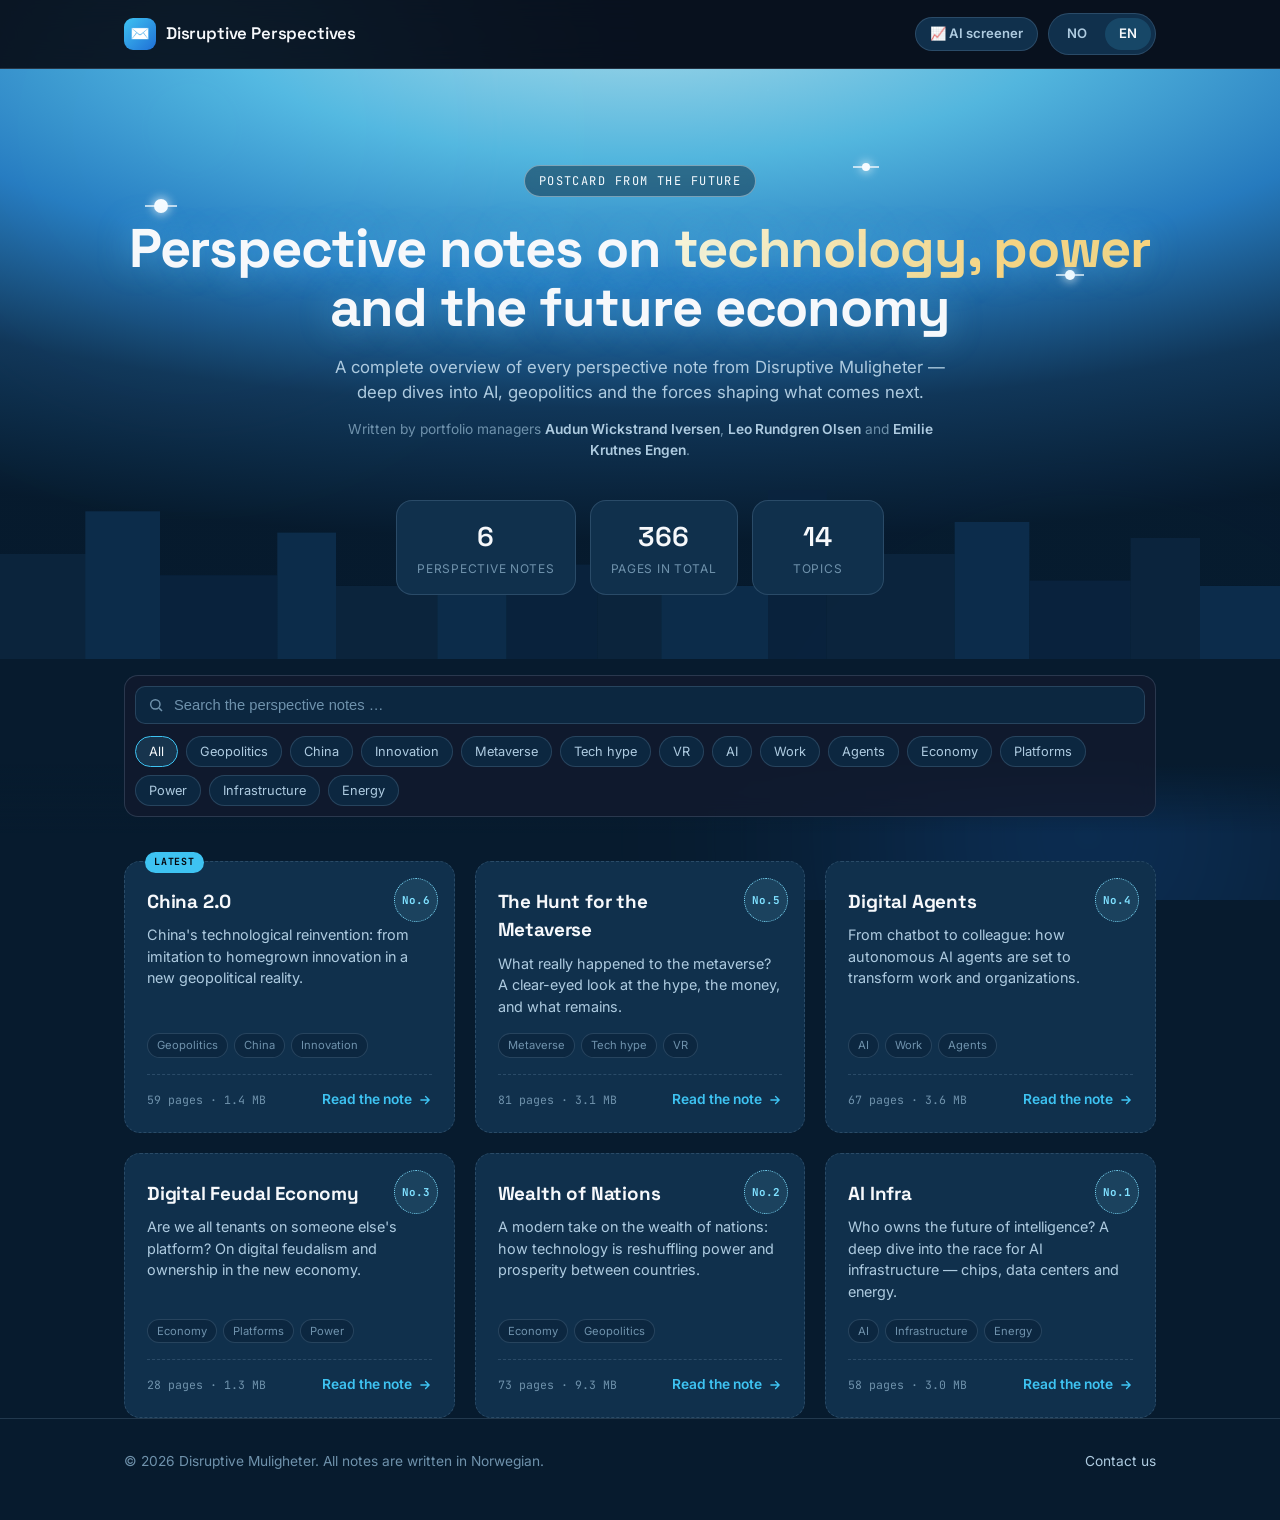
<file: en/index.html>
<!DOCTYPE html>
<html lang="en">
<head>
<meta charset="UTF-8">
<meta name="viewport" content="width=device-width, initial-scale=1">
<title>Disruptive Perspectives — Postcard from the Future</title>
<meta name="description" content="Perspective notes on technology, power and the future economy, from Disruptive Muligheter.">
<link rel="icon" href="data:image/svg+xml,%3Csvg xmlns='http://www.w3.org/2000/svg' viewBox='0 0 64 64'%3E%3Crect width='64' height='64' rx='14' fill='%23071b2e'/%3E%3Cpath d='M12 20h40v28H12z' fill='none' stroke='%233ec3f2' stroke-width='3'/%3E%3Cpath d='M12 20l20 16 20-16' fill='none' stroke='%237fe0ff' stroke-width='3' stroke-linecap='round' stroke-linejoin='round'/%3E%3C/svg%3E">
<link rel="preconnect" href="https://fonts.googleapis.com">
<link rel="preconnect" href="https://fonts.gstatic.com" crossorigin>
<link href="https://fonts.googleapis.com/css2?family=Space+Grotesk:wght@500;600;700&family=Inter:wght@400;500;600&family=JetBrains+Mono:wght@500;700&display=swap" rel="stylesheet">
<link rel="stylesheet" href="../assets/style.css">
</head>
<body>
<div class="sky"></div>
<div class="stars"></div>

<header class="site">
  <div class="wrap">
    <a class="brand" href="./">
      <span class="mark">✉️</span>
      Disruptive Perspectives
    </a>
    <a class="screener-link" href="../ai-ledere/">📈 <span>AI </span>screener</a>
    <nav class="langswitch" aria-label="Language switch">
      <a href="../">NO</a>
      <a href="./" class="active">EN</a>
    </nav>
  </div>
</header>

<section class="hero">
  <div class="hero-bg" aria-hidden="true">
    <svg class="skyline" viewBox="0 0 1200 220" preserveAspectRatio="none" xmlns="http://www.w3.org/2000/svg">
      <rect x="0" y="120" width="90" height="100" fill="#0c2740"/>
      <rect x="80" y="80" width="70" height="140" fill="#0e3050"/>
      <rect x="150" y="140" width="110" height="80" fill="#0a2440"/>
      <rect x="260" y="100" width="55" height="120" fill="#0e3050"/>
      <rect x="315" y="150" width="95" height="70" fill="#0c2740"/>
      <rect x="410" y="70" width="65" height="150" fill="#0e3050"/>
      <rect x="475" y="130" width="85" height="90" fill="#0a2440"/>
      <rect x="560" y="95" width="60" height="125" fill="#0c2740"/>
      <rect x="620" y="150" width="100" height="70" fill="#0e3050"/>
      <rect x="720" y="60" width="55" height="160" fill="#0a2440"/>
      <rect x="775" y="120" width="120" height="100" fill="#0c2740"/>
      <rect x="895" y="90" width="70" height="130" fill="#0e3050"/>
      <rect x="965" y="145" width="95" height="75" fill="#0a2440"/>
      <rect x="1060" y="105" width="65" height="115" fill="#0c2740"/>
      <rect x="1125" y="150" width="75" height="70" fill="#0e3050"/>
    </svg>
    <span class="drone d1"></span>
    <span class="drone d2"></span>
    <span class="drone d3"></span>
  </div>
  <div class="wrap">
    <span class="eyebrow">Postcard from the future</span>
    <h1>Perspective notes on <span class="grad">technology, power</span> and the future economy</h1>
    <p class="lead">A complete overview of every perspective note from Disruptive Muligheter — deep dives into AI, geopolitics and the forces shaping what comes next.</p>
    <p class="credit">Written by portfolio managers <strong>Audun Wickstrand Iversen</strong>, <strong>Leo Rundgren Olsen</strong> and <strong>Emilie Krutnes Engen</strong>.</p>
    <div class="stats" id="stats"></div>
  </div>
</section>

<div class="controls">
  <div class="wrap">
    <div class="controls-inner">
      <label class="search" for="search">
        <svg width="16" height="16" viewBox="0 0 24 24" fill="none" stroke="currentColor" stroke-width="2.2"><circle cx="11" cy="11" r="7"/><path d="M21 21l-4.3-4.3"/></svg>
        <input id="search" type="text" autocomplete="off">
      </label>
      <div class="tags" id="chips"></div>
    </div>
  </div>
</div>

<main class="wrap">
  <div class="grid" id="notes-grid"></div>
  <p class="empty" id="notes-empty"></p>
</main>

<footer class="site">
  <div class="wrap">
    <span>© <span id="year"></span> Disruptive Muligheter. All notes are written in Norwegian.</span>
    <a href="mailto:hei@postkortfrafremtiden.no">Contact us</a>
  </div>
</footer>

<script>window.PDF_BASE = "../";</script>
<script src="../assets/notes.js"></script>
<script src="../assets/main.js"></script>
<script>document.getElementById("year").textContent = new Date().getFullYear();</script>
</body>
</html>
</file>
<file: assets/style.css>
/* Disruptive Perspektiver — postkortfrafremtiden.no */

:root {
  --bg: #071b2e;
  --bg-soft: #0c2740;
  --panel: #10304c;
  --panel-border: rgba(179, 218, 244, 0.16);
  --text: #f6f8fb;
  --text-dim: #aecbe0;
  --text-faint: #6f92ac;
  --accent: #3ec3f2;
  --accent-2: #1f6fd6;
  --accent-soft: rgba(62, 195, 242, 0.16);
  --stamp: #7fe0ff;
  --focus: #7fe0ff;
  --radius: 16px;
  --maxw: 1080px;
  font-size: 16px;
}

* { box-sizing: border-box; }

html { scroll-behavior: smooth; }

body {
  margin: 0;
  min-height: 100vh;
  background: var(--bg);
  color: var(--text);
  font-family: "Inter", -apple-system, BlinkMacSystemFont, "Segoe UI", sans-serif;
  line-height: 1.5;
  -webkit-font-smoothing: antialiased;
}

a { color: inherit; }

::selection { background: var(--accent); color: #06070d; }

/* ---------- backdrop ---------- */

.sky {
  position: fixed;
  inset: 0;
  z-index: -1;
  overflow: hidden;
  background: var(--bg);
}

.sky::before,
.sky::after {
  content: "";
  position: absolute;
  width: 60vmax;
  height: 60vmax;
  border-radius: 50%;
  filter: blur(90px);
  opacity: 0.28;
  animation: drift 26s ease-in-out infinite alternate;
}

.sky::before {
  top: -20vmax;
  left: -15vmax;
  background: radial-gradient(circle, var(--accent), transparent 70%);
}

.sky::after {
  bottom: -25vmax;
  right: -15vmax;
  background: radial-gradient(circle, var(--accent-2), transparent 70%);
  animation-delay: -13s;
}

@keyframes drift {
  from { transform: translate(0, 0) scale(1); }
  to { transform: translate(4vw, 3vh) scale(1.08); }
}

.stars {
  position: fixed;
  inset: 0;
  z-index: -1;
  background-image:
    radial-gradient(1.5px 1.5px at 20% 30%, rgba(255,255,255,0.22), transparent),
    radial-gradient(1.5px 1.5px at 70% 65%, rgba(255,255,255,0.16), transparent),
    radial-gradient(1px 1px at 45% 80%, rgba(255,255,255,0.18), transparent),
    radial-gradient(1px 1px at 85% 20%, rgba(255,255,255,0.16), transparent),
    radial-gradient(1.5px 1.5px at 10% 70%, rgba(255,255,255,0.12), transparent),
    radial-gradient(1px 1px at 60% 10%, rgba(255,255,255,0.16), transparent);
  background-size: 100% 100%;
}

@media (prefers-reduced-motion: reduce) {
  .sky::before, .sky::after { animation: none; }
  html { scroll-behavior: auto; }
}

/* ---------- layout shell ---------- */

.wrap {
  max-width: var(--maxw);
  margin: 0 auto;
  padding: 0 24px;
}

header.site {
  position: sticky;
  top: 0;
  z-index: 20;
  backdrop-filter: blur(14px);
  background: rgba(10, 14, 26, 0.72);
  border-bottom: 1px solid var(--panel-border);
}

header.site .wrap {
  display: flex;
  align-items: center;
  justify-content: space-between;
  height: 68px;
}

.brand {
  display: flex;
  align-items: center;
  gap: 10px;
  font-family: "Space Grotesk", "Inter", sans-serif;
  font-weight: 600;
  font-size: 1.05rem;
  text-decoration: none;
  letter-spacing: -0.01em;
}

.brand .mark {
  display: inline-grid;
  place-items: center;
  width: 32px;
  height: 32px;
  border-radius: 9px;
  background: linear-gradient(135deg, var(--accent), var(--accent-2));
  font-size: 1rem;
}

.langswitch {
  display: flex;
  gap: 4px;
  padding: 4px;
  border-radius: 999px;
  background: var(--panel);
  border: 1px solid var(--panel-border);
}

.langswitch a {
  padding: 6px 14px;
  border-radius: 999px;
  font-size: 0.82rem;
  font-weight: 600;
  text-decoration: none;
  color: var(--text-dim);
  transition: background 0.2s, color 0.2s;
}

.langswitch a.active {
  background: var(--accent-soft);
  color: var(--text);
}

.langswitch a:not(.active):hover { color: var(--text); }

/* ---------- hero ---------- */

.hero {
  position: relative;
  overflow: hidden;
  padding: 96px 0 64px;
  text-align: center;
}

.hero::before {
  content: "";
  position: absolute;
  inset: 0;
  background:
    radial-gradient(120% 90% at 50% -10%, #bdf1ff 0%, #5cc8f2 28%, #2a86cf 52%, #123a5e 75%, var(--bg) 100%);
  opacity: 0.9;
}

.hero .wrap { position: relative; z-index: 2; }

.hero-bg {
  position: absolute;
  inset: 0;
  z-index: 1;
  pointer-events: none;
}

.hero-bg .skyline {
  position: absolute;
  left: 0;
  right: 0;
  bottom: -2px;
  width: 100%;
  height: auto;
  opacity: 0.85;
}

.hero-bg .drone {
  position: absolute;
  width: 14px;
  height: 14px;
  animation: bob 6s ease-in-out infinite;
}

.hero-bg .drone::before {
  content: "";
  position: absolute;
  inset: 0;
  border-radius: 50%;
  background: #f6fbff;
  box-shadow: 0 0 10px 2px rgba(255, 255, 255, 0.6);
}

.hero-bg .drone::after {
  content: "";
  position: absolute;
  left: -9px;
  right: -9px;
  top: 50%;
  height: 2px;
  background: rgba(246, 251, 255, 0.7);
  transform: translateY(-50%);
}

.hero-bg .drone.d1 { top: 22%; left: 12%; animation-delay: 0s; }
.hero-bg .drone.d2 { top: 34%; right: 16%; animation-delay: -2s; width: 10px; height: 10px; }
.hero-bg .drone.d3 { top: 16%; right: 32%; animation-delay: -4s; width: 8px; height: 8px; }

@keyframes bob {
  0%, 100% { transform: translateY(0); }
  50% { transform: translateY(-10px); }
}

@media (prefers-reduced-motion: reduce) {
  .hero-bg .drone { animation: none; }
}

.eyebrow {
  display: inline-flex;
  align-items: center;
  gap: 8px;
  font-family: "JetBrains Mono", monospace;
  font-size: 0.75rem;
  letter-spacing: 0.12em;
  text-transform: uppercase;
  color: #f6fbff;
  background: rgba(6, 25, 43, 0.45);
  border: 1px solid rgba(246, 251, 255, 0.4);
  padding: 6px 14px;
  border-radius: 999px;
  margin-bottom: 22px;
  backdrop-filter: blur(4px);
}

.hero h1 {
  font-family: "Space Grotesk", sans-serif;
  font-weight: 700;
  font-size: clamp(2.1rem, 5vw, 3.4rem);
  line-height: 1.08;
  letter-spacing: -0.02em;
  margin: 0 0 18px;
  color: var(--text);
  text-shadow: 0 0 34px rgba(126, 224, 255, 0.35);
}

.hero h1 .grad {
  background: linear-gradient(100deg, #fff6d8, #ffd479 70%);
  -webkit-background-clip: text;
  background-clip: text;
  color: transparent;
}

.hero p.lead {
  max-width: 620px;
  margin: 0 auto;
  color: var(--text-dim);
  font-size: 1.05rem;
}

.hero p.credit {
  max-width: 620px;
  margin: 14px auto 0;
  color: var(--text-faint);
  font-size: 0.86rem;
}

.hero p.credit strong {
  color: var(--text-dim);
  font-weight: 600;
}

.stats {
  display: flex;
  justify-content: center;
  gap: 14px;
  flex-wrap: wrap;
  margin-top: 40px;
}

.stat {
  min-width: 132px;
  padding: 16px 20px;
  border-radius: var(--radius);
  background: var(--panel);
  border: 1px solid var(--panel-border);
}

.stat .num {
  font-family: "Space Grotesk", sans-serif;
  font-size: 1.7rem;
  font-weight: 600;
  color: var(--text);
}

.stat .label {
  font-size: 0.75rem;
  color: var(--text-faint);
  text-transform: uppercase;
  letter-spacing: 0.06em;
  margin-top: 2px;
}

/* ---------- controls ---------- */

.controls {
  position: sticky;
  top: 68px;
  z-index: 15;
  padding: 16px 0;
  background: linear-gradient(180deg, var(--bg) 60%, transparent);
}

.controls-inner {
  display: flex;
  gap: 12px;
  flex-wrap: wrap;
  align-items: center;
  padding: 10px;
  border-radius: 14px;
  background: rgba(19, 26, 46, 0.75);
  backdrop-filter: blur(10px);
  border: 1px solid var(--panel-border);
}

.search {
  flex: 1 1 220px;
  display: flex;
  align-items: center;
  gap: 8px;
  background: var(--bg-soft);
  border: 1px solid var(--panel-border);
  border-radius: 10px;
  padding: 9px 12px;
}

.search svg { flex-shrink: 0; color: var(--text-faint); }

.search input {
  border: none;
  background: transparent;
  outline: none;
  color: var(--text);
  font-size: 0.92rem;
  width: 100%;
}

.search input::placeholder { color: var(--text-faint); }

.tags {
  display: flex;
  gap: 8px;
  flex-wrap: wrap;
}

.chip {
  border: 1px solid var(--panel-border);
  background: var(--bg-soft);
  color: var(--text-dim);
  padding: 7px 13px;
  border-radius: 999px;
  font-size: 0.8rem;
  cursor: pointer;
  transition: all 0.15s ease;
  font-family: inherit;
}

.chip:hover { color: var(--text); border-color: var(--accent); }

.chip.active {
  background: var(--accent-soft);
  border-color: var(--accent);
  color: var(--text);
}

/* ---------- grid & cards ---------- */

main { padding-bottom: 90px; }

.grid {
  display: grid;
  grid-template-columns: repeat(auto-fill, minmax(280px, 1fr));
  gap: 20px;
  margin-top: 28px;
}

.card {
  position: relative;
  display: flex;
  flex-direction: column;
  padding: 22px;
  border-radius: var(--radius);
  background: var(--panel);
  border: 1px dashed var(--panel-border);
  opacity: 0;
  transform: translateY(18px);
  transition: transform 0.45s cubic-bezier(.2,.7,.3,1), opacity 0.45s ease, border-color 0.2s, box-shadow 0.2s;
}

.card.in-view {
  opacity: 1;
  transform: translateY(0);
}

.card:hover {
  border-color: var(--accent);
  box-shadow: 0 18px 40px -20px rgba(62, 195, 242, 0.45);
  transform: translateY(-4px) rotate(-0.3deg);
}

.card[hidden] { display: none; }

.stamp {
  position: absolute;
  top: 16px;
  right: 16px;
  width: 44px;
  height: 44px;
  border-radius: 50%;
  display: grid;
  place-items: center;
  font-family: "JetBrains Mono", monospace;
  font-size: 0.68rem;
  font-weight: 700;
  color: var(--stamp);
  border: 1.5px dotted var(--stamp);
  background: rgba(127, 224, 255, 0.1);
}

.badge-latest {
  position: absolute;
  top: -10px;
  left: 20px;
  font-family: "JetBrains Mono", monospace;
  font-size: 0.62rem;
  letter-spacing: 0.08em;
  text-transform: uppercase;
  background: var(--accent);
  color: #06070d;
  padding: 3px 9px;
  border-radius: 999px;
  font-weight: 700;
}

.card h3 {
  font-family: "Space Grotesk", sans-serif;
  font-size: 1.18rem;
  margin: 4px 46px 8px 0;
  letter-spacing: -0.01em;
}

.card p.desc {
  color: var(--text-dim);
  font-size: 0.9rem;
  margin: 0 0 16px;
  flex: 1;
}

.card .tagrow {
  display: flex;
  flex-wrap: wrap;
  gap: 6px;
  margin-bottom: 16px;
}

.card .tagrow span {
  font-size: 0.7rem;
  color: var(--text-faint);
  background: var(--bg-soft);
  border: 1px solid var(--panel-border);
  padding: 3px 9px;
  border-radius: 999px;
}

.card .meta {
  display: flex;
  align-items: center;
  justify-content: space-between;
  padding-top: 14px;
  border-top: 1px dashed var(--panel-border);
}

.card .filemeta {
  font-family: "JetBrains Mono", monospace;
  font-size: 0.72rem;
  color: var(--text-faint);
}

.card .read {
  display: inline-flex;
  align-items: center;
  gap: 6px;
  font-weight: 600;
  font-size: 0.86rem;
  color: var(--accent);
  text-decoration: none;
}

.card .read svg { transition: transform 0.2s; }
.card:hover .read svg { transform: translateX(3px); }

.empty {
  text-align: center;
  padding: 60px 20px;
  color: var(--text-faint);
  display: none;
}

.empty.show { display: block; }

/* ---------- footer ---------- */

footer.site {
  border-top: 1px solid var(--panel-border);
  padding: 32px 0 48px;
  color: var(--text-faint);
  font-size: 0.86rem;
}

footer.site .wrap {
  display: flex;
  flex-wrap: wrap;
  gap: 12px;
  align-items: center;
  justify-content: space-between;
}

footer.site a {
  color: var(--text-dim);
  text-decoration: none;
}

footer.site a:hover { color: var(--accent); }

@media (max-width: 560px) {
  header.site .wrap { height: auto; padding: 14px 20px; }
  .hero { padding: 56px 0 36px; }
  .controls { top: auto; }
}

/* ---------- link to AI screener ---------- */

.screener-link {
  margin-left: auto;
  margin-right: 10px;
  padding: 6px 14px;
  border-radius: 999px;
  font-size: 0.82rem;
  font-weight: 600;
  text-decoration: none;
  color: var(--text-dim);
  background: var(--panel);
  border: 1px solid var(--panel-border);
  white-space: nowrap;
}

.screener-link:hover { color: var(--text); border-color: var(--accent); }

@media (max-width: 560px) {
  .screener-link { padding: 6px 10px; margin-right: 6px; }
  .screener-link span { display: none; }
}
</file>
